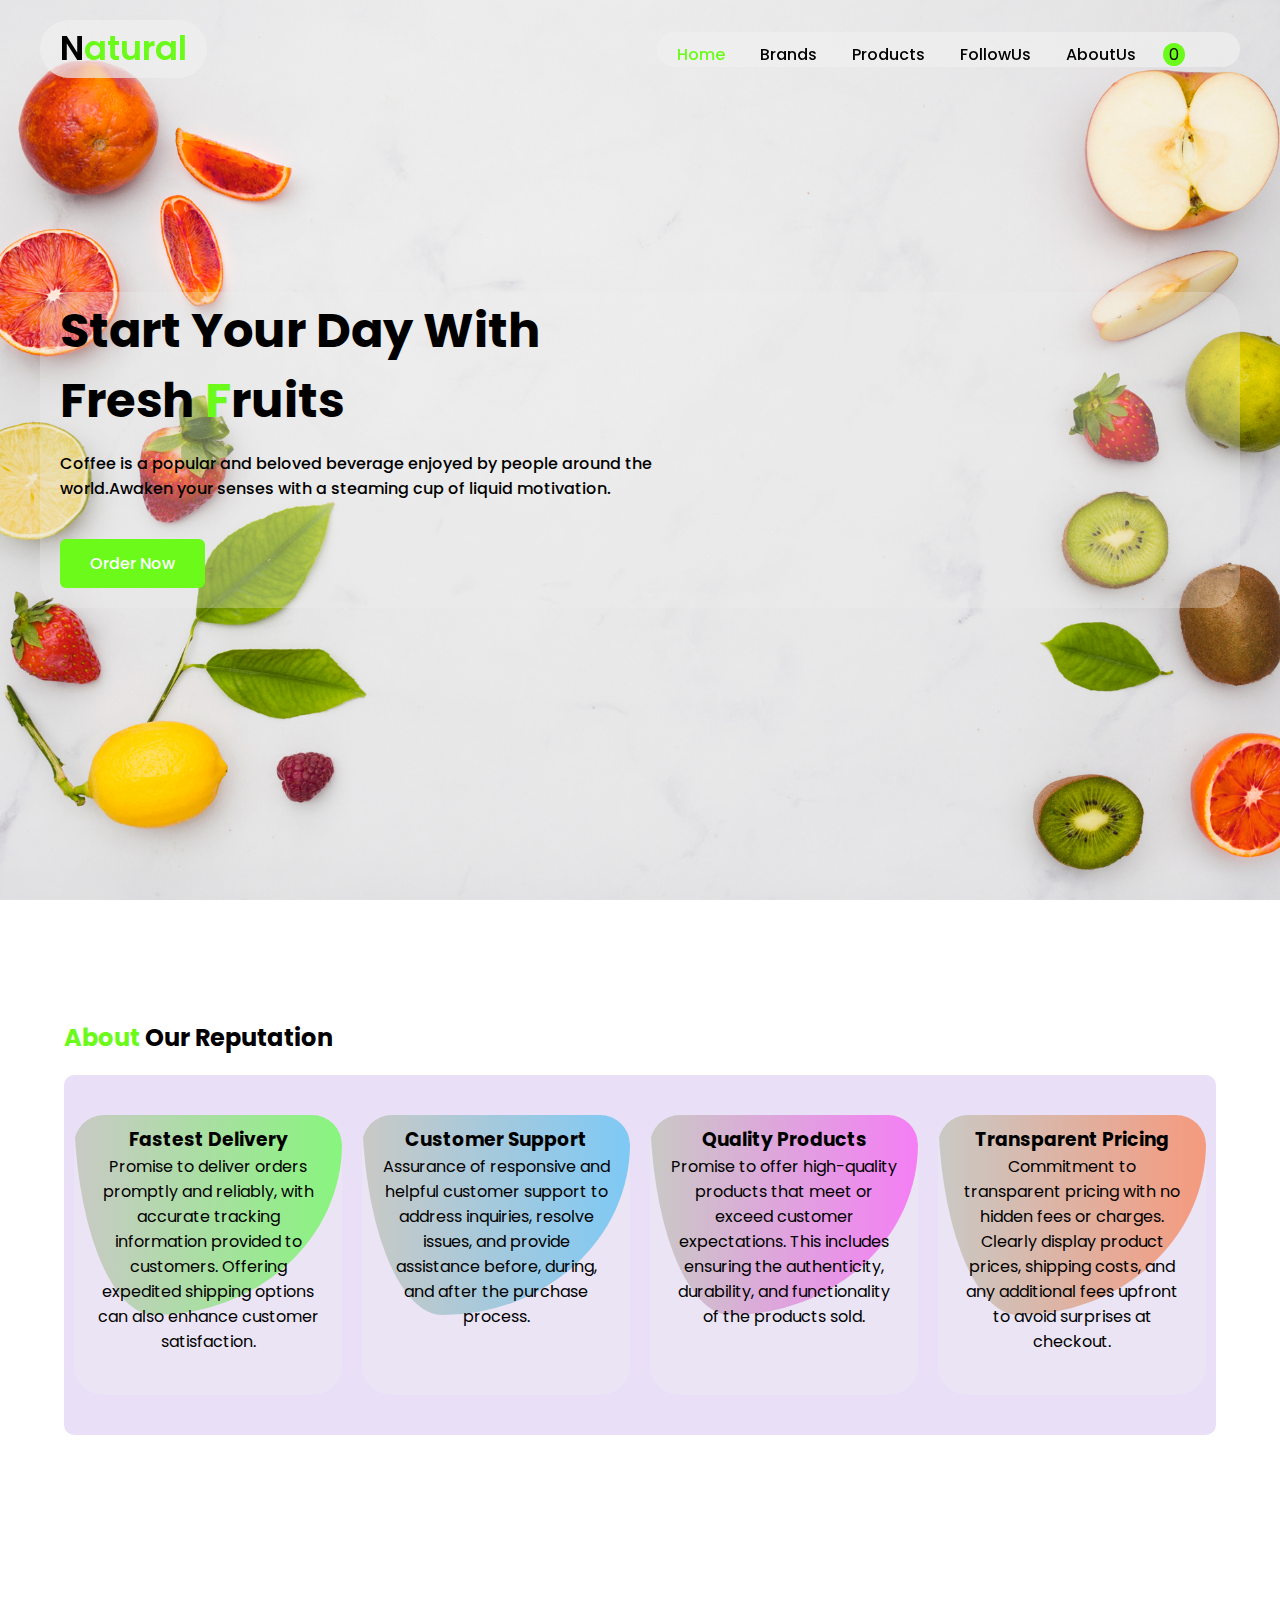
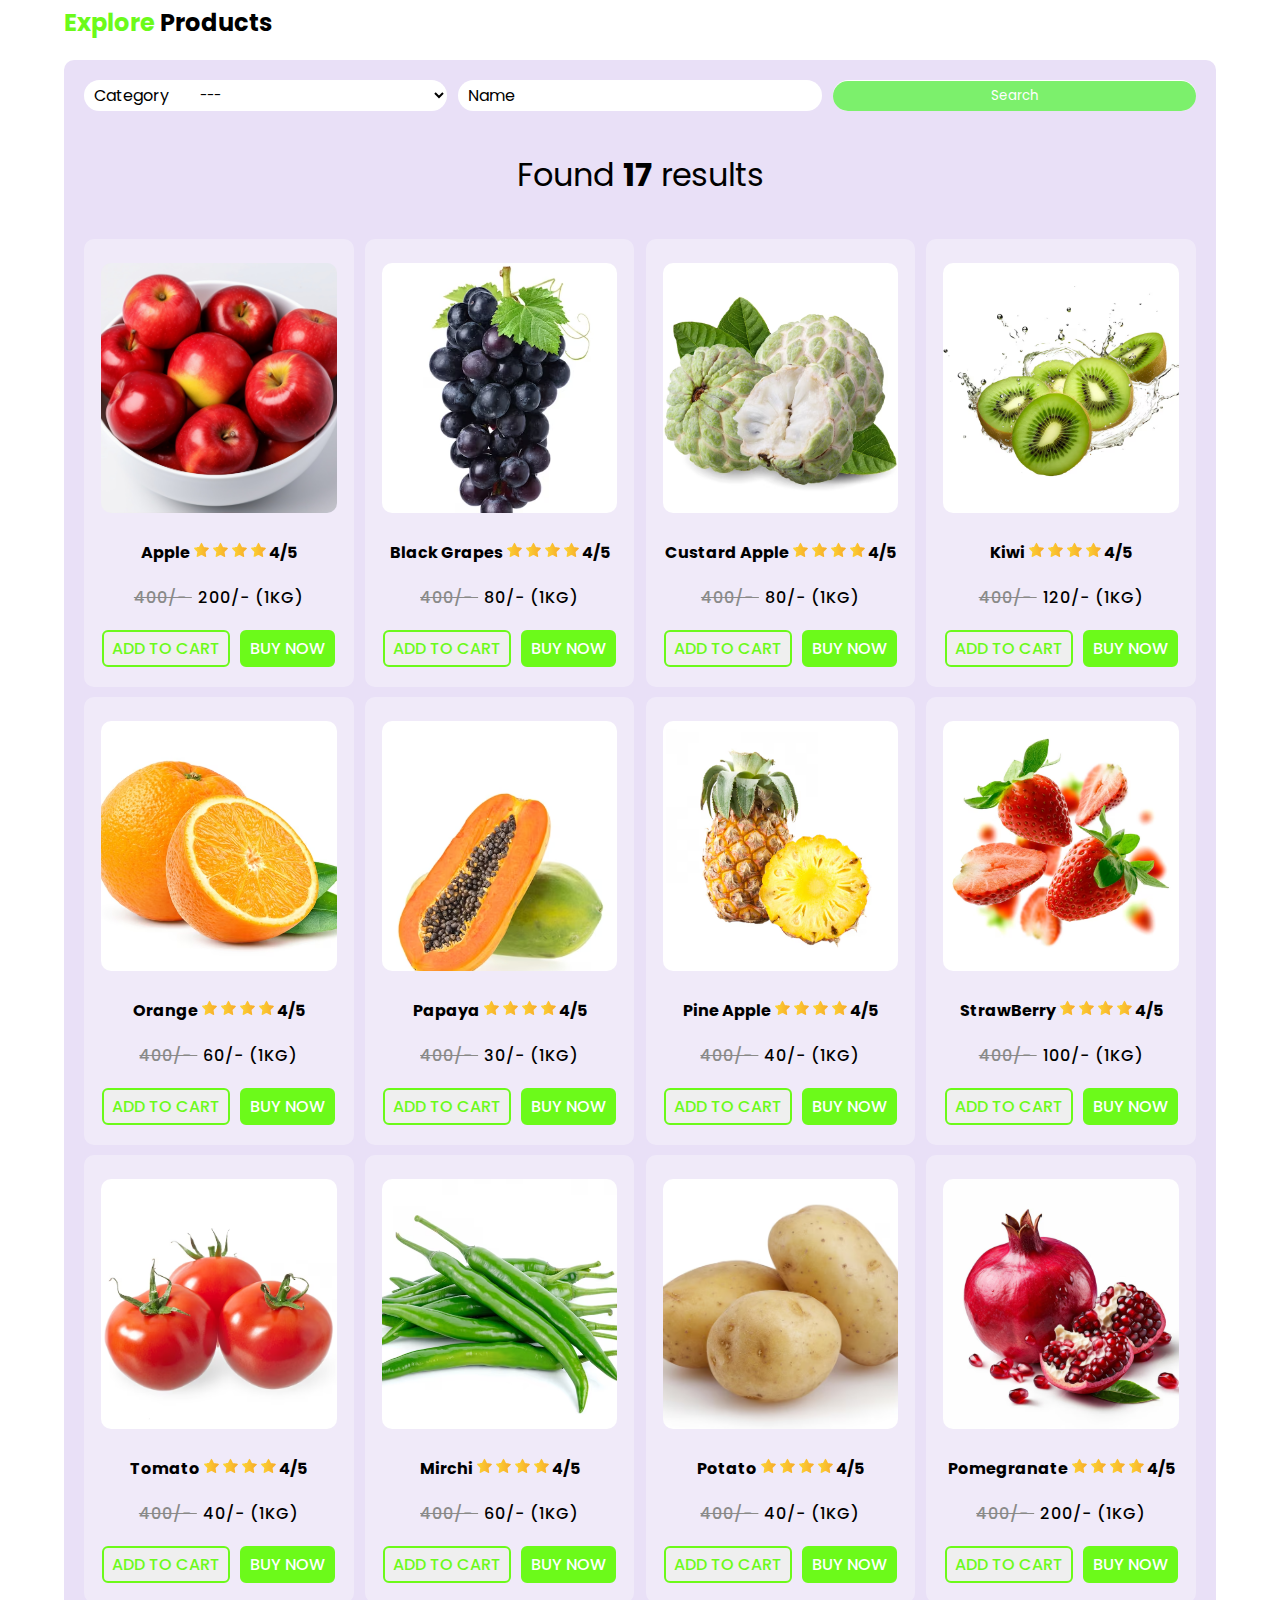
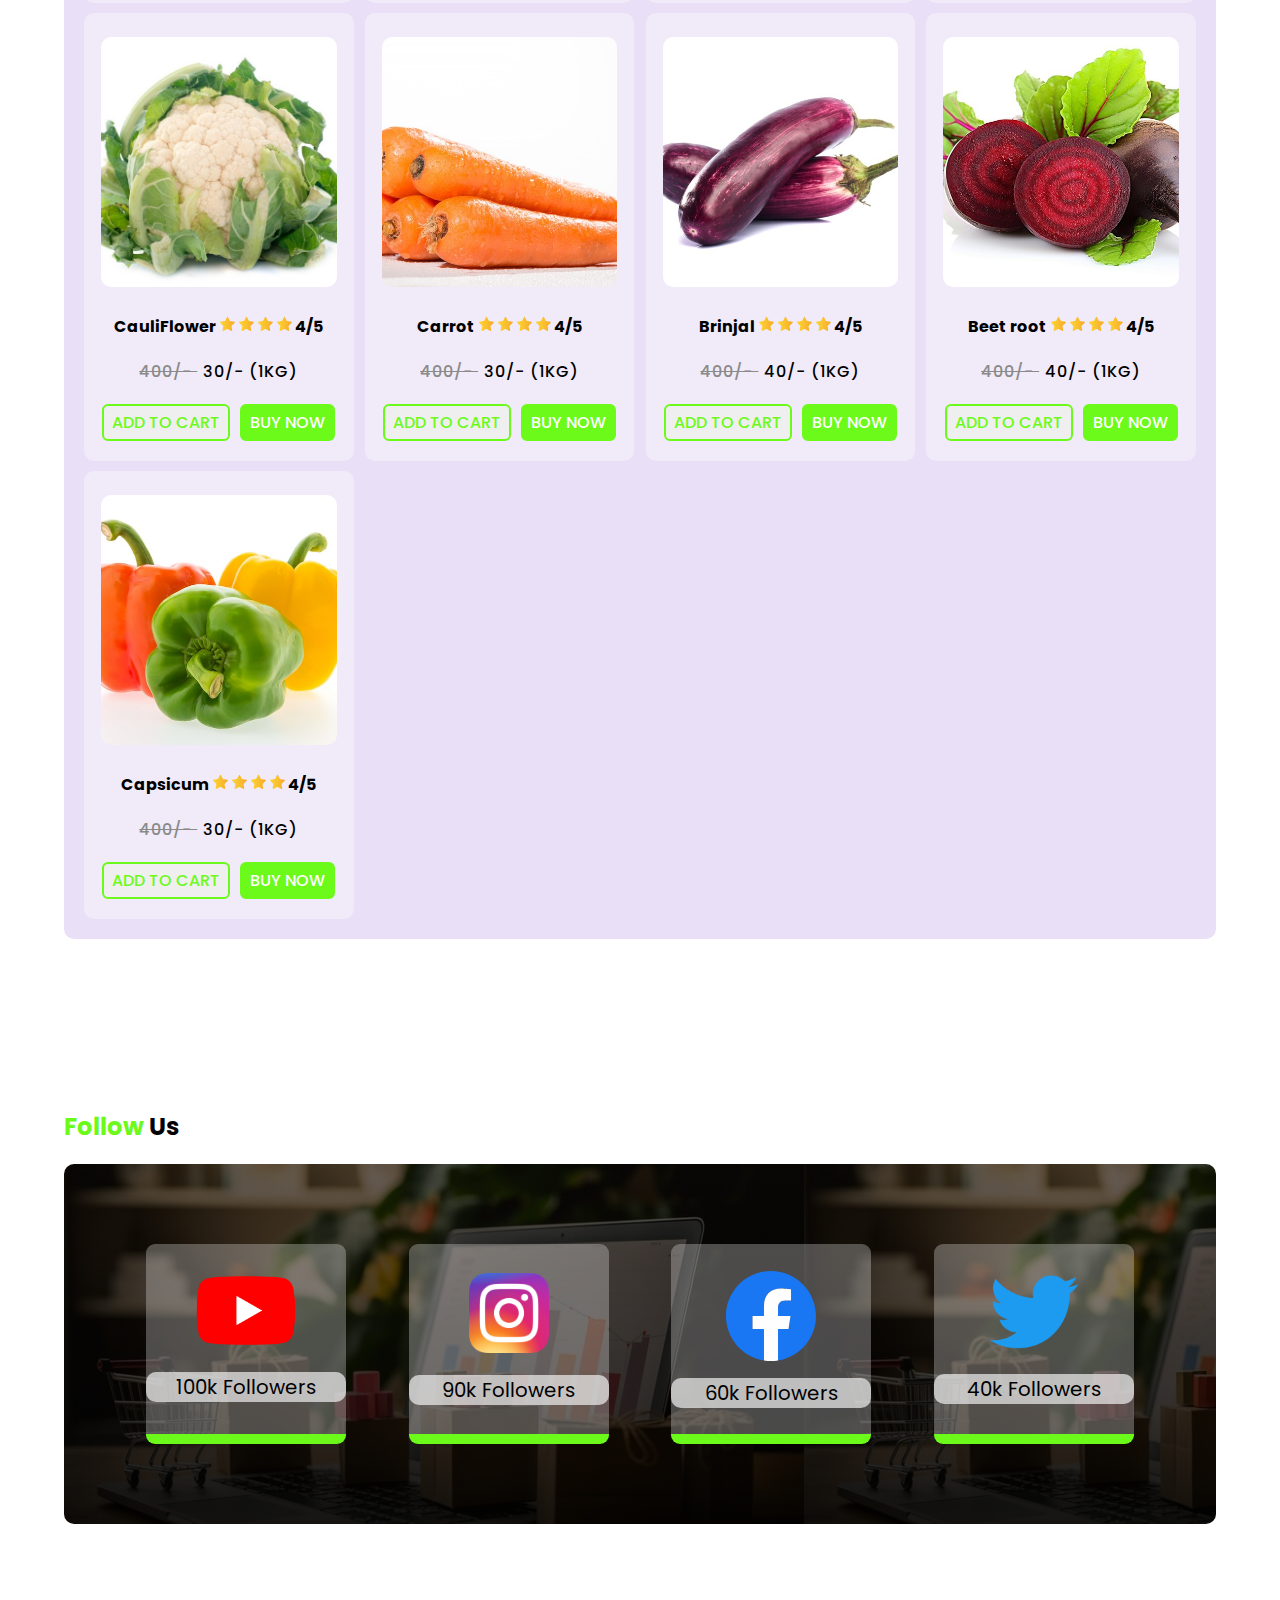
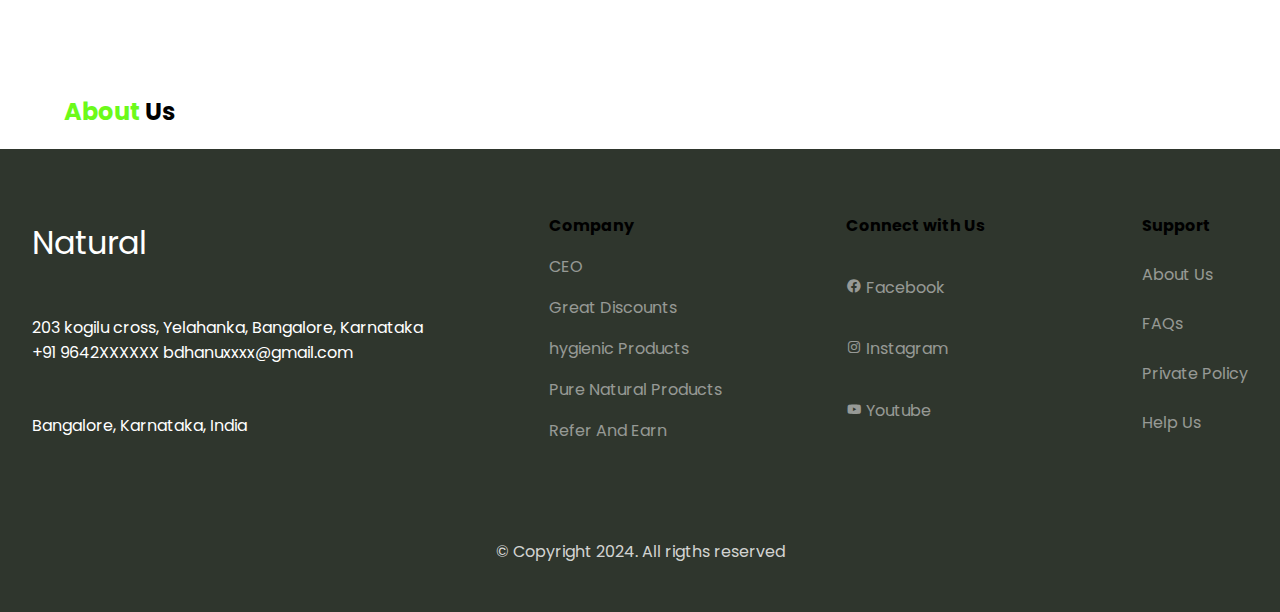
<file: index.html>
<!DOCTYPE html>
<html lang="en">

<head>
  <meta charset="UTF-8">
  <meta name="viewport" content="width=device-width, initial-scale=1.0">
  <title>Natural Fruits Website</title>
  <link href='https://unpkg.com/boxicons@2.1.4/css/boxicons.min.css' rel='stylesheet'>

  <link rel="stylesheet" href="style.css">

  <link rel="stylesheet"
    href="https://fonts.googleapis.com/css2?family=Material+Symbols+Outlined:opsz,wght,FILL,GRAD@24,400,0,0">
</head>

<body onload="loadMenu()">
  <header>
    <nav class="navbar">
      <a class="logo" href="#"><span>N</span>atural</a>
      <ul class="menu-links">
        <span id="close-menu-bar">

          <lord-icon src="https://cdn.lordicon.com/nqtddedc.json" trigger="hover" colors="primary:#000"
            style="width:40px;height:40px">
          </lord-icon>
        </span>
        <li><a href="#" class="all-link active">Home</a></li>
        <li><a href="#reputation-section" class="all-link">Brands</a></li>
        <li><a href="#product-section" class="all-link">Products</a></li>
        <li><a href="#connection-section" class="all-link">FollowUs</a></li>
        <li><a href="#about-section" class="all-link">AboutUs</a></li>
        <li>

          <a href="cart.html">

            <lord-icon src="https://cdn.lordicon.com/mfmkufkr.json" trigger="hover" colors="primary:#000000"
              style="width:30px;height:30px">
            </lord-icon>
          </a>
          <span id="cart-product-count"></span>
        </li>
        <li><a href="login.html">

            <lord-icon src="https://cdn.lordicon.com/kthelypq.json" trigger="hover" colors="primary:#000000"
              style="width:30px;height:30px">
            </lord-icon>
          </a></li>
      </ul>
      <span id="menu-bar">

        <lord-icon src="https://cdn.lordicon.com/eouimtlu.json" trigger="hover" colors="primary:#000"
          style="width:40px;height:40px;">
        </lord-icon>
      </span>
    </nav>
  </header>

  <section class="home-bg" id="change-bg">
    <div class="home-bg-content">
      <h2>Start Your Day With Fresh <span>F</span>ruits</h2>
      <p>
        Coffee is a popular and beloved beverage enjoyed by
        people around the world.Awaken your senses with a steaming cup of liquid motivation.
      </p>
      <button onclick="location.href='#product-section'">Order Now</button>
    </div>
  </section>

  <!-- reputation -->

  <a href="#" name="reputation-section"></a>
  <h2 class="common-heading-text"><span style="color:#6cfa1a">About</span> Our Reputation</h2>
  <div class="reputation">

    <div class="card-info">

      <div class="rotate"></div>
      <p> <lord-icon src="https://cdn.lordicon.com/jfwzwlls.json" trigger="hover" colors="primary:#000000"
          style="width:60px;height:60px">
        </lord-icon></p>
      <h3>Fastest Delivery</h3>

      <p>Promise to deliver orders promptly and reliably,
        with accurate tracking information provided to customers. Offering expedited
        shipping options can also enhance customer satisfaction.</p>

    </div>

    <div class="card-info">

      <div class="rotate change-one"></div>
      <p><lord-icon src="https://cdn.lordicon.com/axteoudt.json" trigger="hover" colors="primary:#000000"
          style="width:60px;height:60px">
        </lord-icon> </p>
      <h3>Customer Support </h3>
      <p>Assurance of responsive and helpful customer support to address inquiries,
        resolve issues, and provide assistance before, during, and after the purchase process.</p>


    </div>

    <div class="card-info">

      <div class="rotate change-two"></div>
      <p> <lord-icon src="https://cdn.lordicon.com/oqdmuxru.json" trigger="hover" colors="primary:#000000"
          style="width:60px;height:60px">
        </lord-icon></p>
      <h3>Quality Products</h3>
      <p>Promise to offer high-quality products that meet or exceed customer expectations.
        This includes ensuring the authenticity, durability, and functionality of the products sold.</p>

    </div>

    <div class="card-info">

      <div class="rotate change-thr"></div>
      <p style="text-align: center;">
        <lord-icon src="https://cdn.lordicon.com/gfgzffjw.json" trigger="hover" colors="primary:#000000"
          style="width:60px;height:60px;">
        </lord-icon>
      </p>
      <h3>Transparent Pricing </h3>
      <p>Commitment to transparent pricing with no hidden fees or charges. Clearly display product prices,
        shipping costs, and any additional fees upfront to avoid surprises at checkout.</p>

    </div>
  </div>

  <!-- products and search -->

  <br><br>
  <a href="#" name="product-section"></a>
  <h2 class="common-heading-text"><span style="color: #6cfa1a;">Explore</span> Products</h2>
  <div class="container" id="prod-container">
    <form class="filter">
      <div class="item">
        <label for="category">Category</label>
        <select name="category" id="category">
          <option value="">---</option>
          <option value="fruits">Fruits</option>
          <option value="vegetables">Vegetables</option>
        </select>
      </div>

      <div class="item">
        <label for="">Name</label>
        <input type="text" name="name">
      </div>

      <div class="item submit">
        <button>Search</button>
      </div>
    </form>
    <div class="countResults">
      Found <b id="count">5</b> results
    </div>
    <div id="list">

    </div>
  </div>

  <!-- scrollnums -->


  <br><br>
  <a href="#" name="connection-section"></a>
  <h2 class="common-heading-text"><span style="color:#6cfa1a">Follow</span> Us</h2>
  <div class="wrapper">
    <div class="scroll-num">
      <span class="num"><img src="Youtube_logo.png" alt="Youtube" width="100"></span>
      <span class="text">100k Followers</span>
    </div>
    <div class="scroll-num">
      <span class="num"><img src="Instagram_icon.png" alt="Instagram" width="80"></span>
      <span class="text">90k Followers</span>
    </div>
    <div class="scroll-num">
      <span class="num"><img src="Facebook_logo.svg" alt="Facebook" width="90"></span>
      <span class="text">60k Followers</span>
    </div>
    <div class="scroll-num">
      <span class="num"><img src="Twitter_logo.webp" alt="Twitter" width="90"></span>
      <span class="text">40k Followers</span>
    </div>
  </div>


  <!-- footer -->

  <br><br>
  <a href="#" name="about-section"></a>
  <h2 class="common-heading-text"><span style="color:#6cfa1a">About</span> Us</h2>
  <footer class="section footer">
    <div class="footer-container">
      <div class="footer-content">
        <a href="#" class="logo-content">

          <span class="logo-text">Natural</span>
        </a>

        <p class="content-description">203 kogilu cross, Yelahanka, Bangalore, Karnataka
          +91 9642XXXXXX
          bdhanuxxxx@gmail.com</p>

        <div class="footer-location">

          <div class="location-text">
            Bangalore, Karnataka, India
          </div>
        </div>
      </div>

      <div class="footer-linkContent">
        <ul class="footer-links">
          <h4 class="footerLinks-title">Company</h4>

          <li><a href="#" class="footer-link">CEO</a></li>
          <li><a href="#" class="footer-link">Great Discounts</a></li>
          <li><a href="#" class="footer-link">hygienic Products</a></li>
          <li><a href="#" class="footer-link">Pure Natural Products</a></li>
          <li><a href="#" class="footer-link">Refer And Earn</a></li>
        </ul>
        <ul class="footer-links">
          <h4 class="footerLinks-title">Connect with Us</h4>

          <li><a href="#" class="footer-link"><i class='bx bxl-facebook-circle'></i> Facebook</a></li>
          <li><a href="#" class="footer-link"><i class='bx bxl-instagram'></i> Instagram</a></li>
          <li><a href="#" class="footer-link"><i class='bx bxl-youtube'></i> Youtube</a></li>
        </ul>
        <ul class="footer-links">
          <h4 class="footerLinks-title">Support</h4>

          <li><a href="#" class="footer-link">About Us</a></li>
          <li><a href="#" class="footer-link">FAQs</a></li>
          <li><a href="#" class="footer-link">Private Policy</a></li>
          <li><a href="#" class="footer-link">Help Us</a></li>
        </ul>
      </div>
    </div>
    <div class="footer-copyRight">&#169; Copyright 2024. All rigths reserved</div>
  </footer>












  <script src="https://cdn.lordicon.com/lordicon.js"></script>
  <script src="script.js"></script>


</body>

</html>
</file>
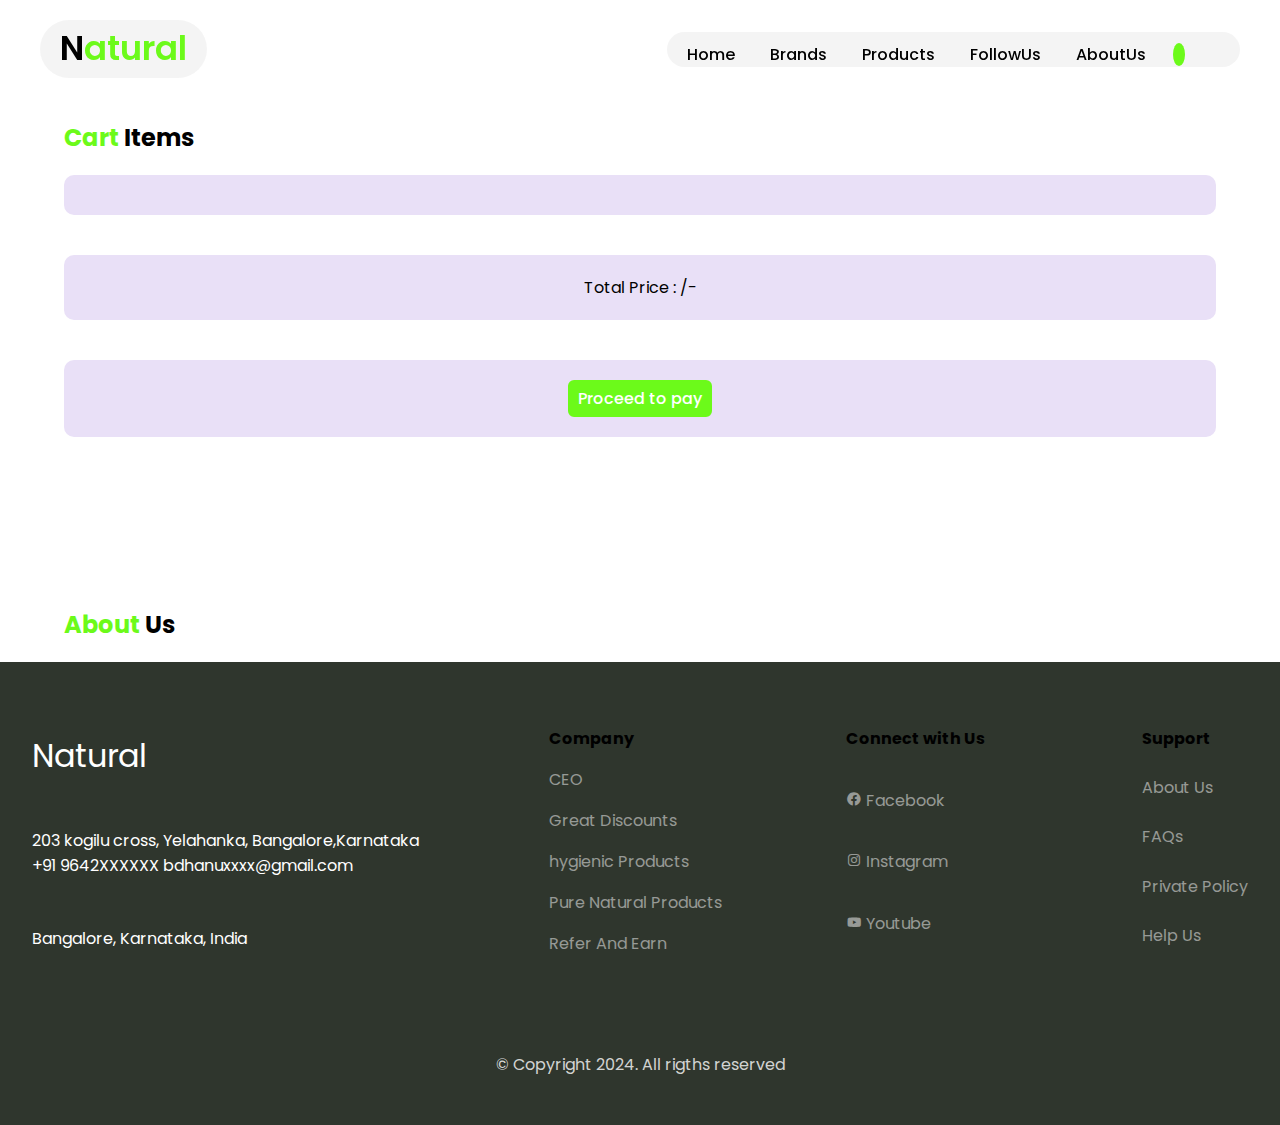
<file: cart.html>
<!DOCTYPE html>
<html lang="en">

<head>
  <meta charset="UTF-8">
  <meta name="viewport" content="width=device-width, initial-scale=1.0">
  <title>Cart</title>
  <link href='https://unpkg.com/boxicons@2.1.4/css/boxicons.min.css' rel='stylesheet'>
  <link rel="stylesheet" href="style.css">
</head>

<body>

  <header>
    <nav class="navbar">
      <a class="logo" href="#"><span>N</span>atural</a>
      <ul class="menu-links">
        <span id="close-menu-bar">

          <lord-icon src="https://cdn.lordicon.com/nqtddedc.json" trigger="hover" colors="primary:#000"
            style="width:40px;height:40px">
          </lord-icon>
        </span>
        <li><a href="index.html" class="all-link">Home</a></li>
        <li><a href="index.html#reputation-section" class="all-link">Brands</a></li>
        <li><a href="index.html#product-section" class="all-link">Products</a></li>
        <li><a href="index.html#connection-section" class="all-link">FollowUs</a></li>
        <li><a href="#about-section" class="all-link">AboutUs</a></li>
        <li>

          <a href="#">

            <lord-icon src="https://cdn.lordicon.com/mfmkufkr.json" trigger="hover" colors="primary:#000000"
              style="width:30px;height:30px">
            </lord-icon>
          </a>
          <span id="cart-product-count"></span>
        </li>
        <li><a href="login.html">

            <lord-icon src="https://cdn.lordicon.com/kthelypq.json" trigger="hover" colors="primary:#000000"
              style="width:30px;height:30px">
            </lord-icon>
          </a></li>
      </ul>
      <span id="menu-bar">

        <lord-icon src="https://cdn.lordicon.com/eouimtlu.json" trigger="hover" colors="primary:#000"
          style="width:40px;height:40px;">
        </lord-icon>
      </span>
    </nav>
  </header>

  <h2 class="common-heading-text"><span style="color: #6cfa1a;">Cart</span> Items</h2>
  <div class="cart-container" id="cart-container">

  </div>

  <div class="total-price">
    <p>Total Price : <span id="bill"></span>/-</p>
  </div>

  <div class="pay-bill">
    <p><button onclick="proceedToPay()" id="pay-button">Proceed to pay</button></p>
    </p>
  </div>

  <!-- footer -->

  <br><br>
  <a href="#" name="about-section"></a>
  <h2 class="common-heading-text"><span style="color:#6cfa1a">About</span> Us</h2>
  <footer class="section footer">
    <div class="footer-container">
      <div class="footer-content">
        <a href="#" class="logo-content">

          <span class="logo-text">Natural</span>
        </a>

        <p class="content-description">203 kogilu cross, Yelahanka, Bangalore,Karnataka
          +91 9642XXXXXX
          bdhanuxxxx@gmail.com</p>

        <div class="footer-location">

          <div class="location-text">
            Bangalore, Karnataka, India
          </div>
        </div>
      </div>

      <div class="footer-linkContent">
        <ul class="footer-links">
          <h4 class="footerLinks-title">Company</h4>

          <li><a href="#" class="footer-link">CEO</a></li>
          <li><a href="#" class="footer-link">Great Discounts</a></li>
          <li><a href="#" class="footer-link">hygienic Products</a></li>
          <li><a href="#" class="footer-link">Pure Natural Products</a></li>
          <li><a href="#" class="footer-link">Refer And Earn</a></li>
        </ul>
        <ul class="footer-links">
          <h4 class="footerLinks-title">Connect with Us</h4>

          <li><a href="#" class="footer-link"><i class='bx bxl-facebook-circle'></i> Facebook</a></li>
          <li><a href="#" class="footer-link"><i class='bx bxl-instagram'></i> Instagram</a></li>
          <li><a href="#" class="footer-link"><i class='bx bxl-youtube'></i> Youtube</a></li>
        </ul>
        <ul class="footer-links">
          <h4 class="footerLinks-title">Support</h4>

          <li><a href="#" class="footer-link">About Us</a></li>
          <li><a href="#" class="footer-link">FAQs</a></li>
          <li><a href="#" class="footer-link">Private Policy</a></li>
          <li><a href="#" class="footer-link">Help Us</a></li>
        </ul>
      </div>
    </div>
    <div class="footer-copyRight">&#169; Copyright 2024. All rigths reserved</div>
  </footer>


</body>
<script src="cart.js"></script>
<script src="https://cdn.lordicon.com/lordicon.js"></script>

</html>
</file>
<file: style.css>
/* Importing Google font - Poppins */
@import url('https://fonts.googleapis.com/css2?family=Poppins:wght@300;400;500;600;700&display=swap');

* {
  margin: 0;
  padding: 0;
  box-sizing: border-box;
  font-family: 'Poppins', sans-serif;
  scroll-behavior: smooth;
}
body{
  background-color: #eeecec;
  background-color: white;
}
a{
  text-decoration: none;

}
ul li{
  list-style: none;
}


header {
  position: fixed;
  top: 0;
  left: 0;
  width: 100%;
  padding: 20px;
  z-index: 10;
}

header .navbar {
  display: flex;
  align-items: center;
  justify-content: space-between;
  max-width: 1200px;
  margin: 0 auto;
}

.navbar .logo {
  color: #6cfa1a;
  font-weight: 600;
  font-size: 2.1rem;
  text-decoration: none;
  padding: 4px 20px;
  background-color: rgb(239, 239, 239, 0.7);
  border-radius: 30px;
  
}

.navbar .logo {
  color: #6cfa1a;
}

.logo span{
  color: black;
}
.navbar .menu-links {
  display: flex;
  list-style: none;
  gap: 35px;
  padding: 10px 20px 0px 20px;
  background-color: rgb(239, 239, 239, 0.7);
  border-radius: 20px;
}

.navbar a {
  /* color: #6cfa1a; */
  color: black;
  text-decoration: none;
  transition: 0.2s ease;
  font-weight: 500;
}

.navbar a:hover {
  color: #6cfa1a;
}

.navbar a.active{
  color: #6cfa1a;
}

#cart-product-count{
  background-color: #6cfa1a;
  border-radius: 50%;
  padding: 0px 6px;
  margin-left: -8px;
}

.home-bg {
  height: 100vh;
  background-image: url("home-bg1.jpg");
  /* background-image: linear-gradient(to bottom right, #BEEBF1, #F3ACCC); */
  background-position: center;
  background-size: cover;
  display: flex;
  align-items: center;
  padding: 0 20px;
  background-size: cover;
}

.home-bg .home-bg-content {
  max-width: 1200px;
  margin: 0 auto;
  width: 100%;
  color: #000;
  padding: 4px 20px 20px;
  background-color: rgb(239, 239, 239, 0.3);
  border-radius: 30px;
}

.home-bg .home-bg-content h2 {
  font-size: 3rem;
  max-width: 600px;
  line-height: 70px;
}

.home-bg .home-bg-content p {
  font-weight: 500;
  max-width: 600px;
  margin-top: 15px;
}

.home-bg .home-bg-content button {
  color: #fff;
  padding: 12px 30px;
  border: none;
  font-size: 1rem;
  border-radius: 6px;
  margin-top: 38px;
  cursor: pointer;
  font-weight: 500;
  transition: 0.3s ease;
  background-color: #6cfa1a;
}

.home-bg-content span{
  color: #6cfa1a;

}

.home-bg .home-bg-content button:hover {
  color: #000;
  background-image: linear-gradient(to bottom right, #bbf37a, #fff387);
}

#close-menu-bar {
  position: absolute;
  right: 20px;
  top: 20px;
  cursor: pointer;
  display: none;
  padding: 4px 6px 0px;
  border-radius: 50%;
}
#close-menu-bar:hover{
   background-color: rgb(230, 252, 220);
   
}

#menu-bar {
  color: #fff;
  cursor: pointer;
  display: none;
}

@media (max-width: 900px) {
  header {
    padding: 10px;
  }

  header.show-mobile-menu::before {
    content: "";
    position: fixed;
    left: 0;
    top: 0;
    width: 100%;
    height: 100%;
    backdrop-filter: blur(5px);
  }

  .navbar .logo {
    font-size: 1.7rem;
  }

    
  #menu-bar, #close-menu-bar {
    display: block;
  }

  .navbar .menu-links {
    position: fixed;
    top: 0;
    left: -250px;
    width: 250px;
    height: 100vh;
    background: white;
    flex-direction: column;
    padding: 70px 40px 0;
    transition: left 0.2s ease;
    z-index: 10;
  }

  header.show-mobile-menu .navbar .menu-links {
    left: 0;
  }

  .navbar a {
    color: #000;
  }

  .home-bg .home-bg-content {
    text-align: center;
  }

  .home-bg .home-bg-content :is(h2, p) {
    max-width: 100%;
  }

  .home-bg .home-bg-content h2 {
    font-size: 2.3rem;
    line-height: 60px;
  }
  
  .home-bg .home-bg-content button {
    padding: 9px 18px;
  }
}

 /* Home background ends */

 
/* about repuration starts */
.common-heading-text{
  margin-top: 120px;
  margin-bottom: 20px;
  margin-left: 5%;
}

.reputation{
  width:90%;
  margin: auto;
  padding: 40px 10px;
  display: grid;
  grid-template-columns: repeat(4,1fr);
  grid-gap: 20px;
  border-radius: 10px;
  /* background-image: linear-gradient(to bottom right, #BEEBF1, #F3ACCC); */
  background-color: #E9E0F7;
}

.card-info{
  background-color: rgb(239, 239, 239, 0.3);
  height: 280px; 
  border-radius: 30px;
  overflow: hidden;
  position: relative;
  padding: 10px 20px;
  text-align:center;
  z-index: 2;
  margin: auto;
  transition: 0.3s;
}
.card-info p, .card-info h3{
  z-index: 4;
}
.card-info:hover{
  transform: translateY(-5px);
  box-shadow: 0px 8px 10px transparent,0px 8px 10px #c9c9c5,0px 20px 8px #8a8a89;
}


.rotate{
   background-image: linear-gradient(to right, #c9c9c5, #88f57e);
   width:100%;
   height:300px;
   border-radius: 30% 70% 70% 30% / 30% 43% 57% 70% ;
   position: absolute;
   top :-100px;
   left:50%;
   transform: translate(-50%);
   transition: 1s;
   z-index: -1;

}
.change-one{
  background-image: linear-gradient(to right, #c9c9c5, #7ec9f5);
}
.change-two{
  background-image: linear-gradient(to right, #c9c9c5, #f57ef5);
}
.change-thr{
  background-image: linear-gradient(to right, #c9c9c5, #f59a7e);
}



/* products and search */


.container{
  background-color: #E9E0F7;
  width: 90%;
  max-width:  100%;
  margin: 0px auto 0;
  border-radius: 10px;
}
.filter{
  padding: 20px;
  display: grid;
  grid-template-columns: 1fr 1fr 1fr;
  column-gap: 1%;
  row-gap: 10px;
}
.filter .item{
  background-color: #fff;
  display: flex;
  justify-content: center;
  align-items: center;
  border-radius: 20px;

}

.filter .item select,
.filter .item input,
.filter .item button{
  width: 100%;
  padding: 5px;
  border: none;
  background-color: transparent;
  outline: none;
  border-radius: 20px;
  
  
}
.filter .item label{
  display: block;
  width: 40%;
  padding: 0 10px;
}
.filter .item.submit button{
  background-color: #7cf06c;
  color: #fff;
  cursor: pointer;

  
}

.cart-button{
  color: #6cfa1a;
  padding: 4px 8px;
  border: none;
  font-size: 1rem;
  border-radius: 6px;
  cursor: pointer;
  font-weight: 500;
  transition: 0.3s ease;
  border: 2px solid #6cfa1a;
  margin-right: 10px;
}
.cart-button:hover{
  background-color: #6cfa1a;
  color: #fff;  
}

.buy-button{
  color: #fff;
  padding: 4px 8px;
  border: none;
  font-size: 1rem;
  border-radius: 6px;
  cursor: pointer;
  font-weight: 500;
  transition: 0.3s ease;
  background-color: #6cfa1a;
  border:2px solid #6cfa1a
}
.buy-button:hover{
 background-color: transparent;
 color: #6cfa1a;
}
.countResults{
  font-size: xx-large;
  text-align: center;
  padding: 20px;
}
#list{
  padding: 20px;
  display: grid;
  column-gap: 1%;
  grid-template-columns: 1fr 1fr 1fr 1fr;
  row-gap: 10px;

}
#list .item img{
  width: 90%;
  height:250px;
  object-fit: cover;
  margin: 20px 0;
  border-radius: 10px;
}
#list .item{
  background-color: #fff5;
  text-align: center;
  border-radius: 10px;
  padding : 4px 4px 20px 4px;
}
#list .item .title{
  font-weight: bold;
}
.old-price{
  color: #8a8a89;
  margin-right: 6px;
  text-decoration: line-through;
}
#list .item .price{
  letter-spacing: 1px;
  padding: 20px;
  font-weight: 500;
}

/* scrollnums */
.wrapper {
    width: 90%;
  margin: auto;
  display: flex;
  justify-content: space-evenly ;
  flex-wrap: wrap;
  gap:20px;
  background-image: linear-gradient(rgba(0,0,0,0.6),rgba(0,0,0,0.9)), url("state.jpg");
  border-radius: 10px;
  padding:80px 40px;
}

.scroll-num {
  width:200px;
  height: 200px;
  display: flex;
  flex-direction: column;
  justify-content: space-around;
  padding: 1em 0;
  font-size: 18px;
  border-radius: 0.5em;
  background-color: rgb(239, 239, 239, 0.3);
  border-bottom: 10px solid #6cfa1a;
}


span.num {
  color: white;
  display: grid;
  place-items: center;
  font-weight: 600;
  font-size: 2rem;
}

span.text {
  font-size: 1.1em;
  text-align: center;
  font-weight: 400;
  background-color: rgb(239, 239, 239, 0.7);
  border-radius: 10px;
}


/* footer */
.footer{
  padding: 4rem 2rem 3rem;
  background-color: rgb(47, 54, 45);
}

.footer-container{
  display: grid;
  grid-template-columns: 1fr 2fr;
  column-gap: 2rem;
  align-items: center;
  
}
.footer-content{
  display: grid;
  row-gap: 3rem;
}
.footer .logo-text,
.footer .logo-icon{
  font-size: 2rem;
  color: white;
}
.footer .logo-icon{
  font-size: 3rem;
}
.footer .content-description,
.footer .location-text{
  text-align: left;
}
.footer .map-icon{
  font-size: 3rem;
  margin-right: 1rem;
}
.footer-linkContent{
  display: grid;
  grid-template-columns: repeat(3,1fr);
  justify-items: end;
}
.footer-links{
  display: grid;
  row-gap: 1rem;
}
.footer-link{
  color: rgba(255, 255, 255, 0.5);
}
.footer-link:hover{
  color: rgba(255, 255, 255, 0.8);
}
.footer-copyRight{
  max-width: 970px;
  margin: 0 auto;
  text-align: center;
  padding-top: 3rem;
  margin-top: 3rem;
  color: rgba(255, 255, 255, 0.8);;
}
.content-description, .location-text{
  color: white;
}





 /* cart page css */

 .cart-container{
  background-color: #E9E0F7;
  padding: 20px;
  width: 90%;
  max-width:  100%;
  margin: 0px auto 0;
  border-radius: 10px;
  display: grid;
  grid-template-columns: repeat(4,1fr);
  grid-gap: 1%;
  row-gap: 20px;
  justify-content: space-around;

 }
 .each-item{
  background-color: #fff5;
  text-align: center;
  border-radius: 10px;
  padding : 4px 4px 20px 4px;
  font-weight: 500;

 }
 
 #trash-container{
  text-align: right;
 }
 #trash-icon{
  cursor: pointer;
 }
 .each-item img{
  
  width: 90%;
  height:200px;
  object-fit: cover;
  margin: 20px 0;
  border-radius: 10px;
 }
 .item-old-price{
  color: #8a8a89;
  text-decoration: line-through;
 }

 #item-value{
  width:40px;
 }

 .total-price{
  background-color: #E9E0F7;
  padding: 20px;
  width: 90%;
  max-width:  100%;
  margin: 40px auto 0;
  border-radius: 10px;
  text-align: center;
 }

 .pay-bill{
  background-color: #E9E0F7;
  padding: 20px;
  width: 90%;
  max-width:  100%;
  margin: 40px auto 0;
  border-radius: 10px;
  text-align: center;
 }

 #pay-button{
   
  color: #fff;
  padding: 4px 8px;
  border: none;
  font-size: 1rem;
  border-radius: 6px;
  cursor: pointer;
  font-weight: 500;
  transition: 0.3s ease;
  background-color: #6cfa1a;
  border:2px solid #6cfa1a
 }
 #pay-button:hover{
   background-color: transparent;
   color: #6cfa1a;
 }


 
/* media responsive */

@media screen and (max-width: 600px) {
  .cart-container{
    grid-template-columns: 1fr;
   
  }
  
  .common-heading-text{
     text-align: center;
  }
  
  .reputation{
    display: grid;
    grid-template-columns: 1fr;
  }
  .filter{
      padding: 20px;
      display: grid;
      grid-template-columns: 1fr;
      column-gap: 1%;
      row-gap: 10px;
  }
 
  #list{
      grid-template-columns: 1fr;
      
  }
  .footer-container{
    grid-template-columns: 1fr;
    grid-gap: 2rem;
    
  }
  .footer-linkContent{
    grid-template-columns: 1fr 1fr;
    row-gap: 20px;

  }
  
  
}

 /* media query sizes */
 
@media screen and (min-width: 601px) and (max-width: 867px) {
  .cart-container{
    grid-template-columns: 1fr 1fr;
  }
  
  .reputation{
    grid-template-columns: 1fr 1fr;
  }
  .filter{
      grid-template-columns: 1fr 1fr;  
  }

  #list{
      grid-template-columns: 1fr 1fr;
      
  }
  .footer-container{
    grid-template-columns: 1fr 1fr;
    
  }
  .footer-linkContent{
    grid-template-columns: 1fr 1fr;
    grid-gap: 20px;
  }
  

}



@media screen and (min-width: 868px) and (max-width: 1150px) {
  .cart-container{
    grid-template-columns:1fr 1fr 1fr;
  }
 
  .reputation{
    grid-template-columns: 1fr 1fr 1fr;
  }
  .filter{
      grid-template-columns: 1fr 1fr 1fr;   
  }

  #list{
      grid-template-columns: 1fr 1fr 1fr;
      
  }

}
</file>
